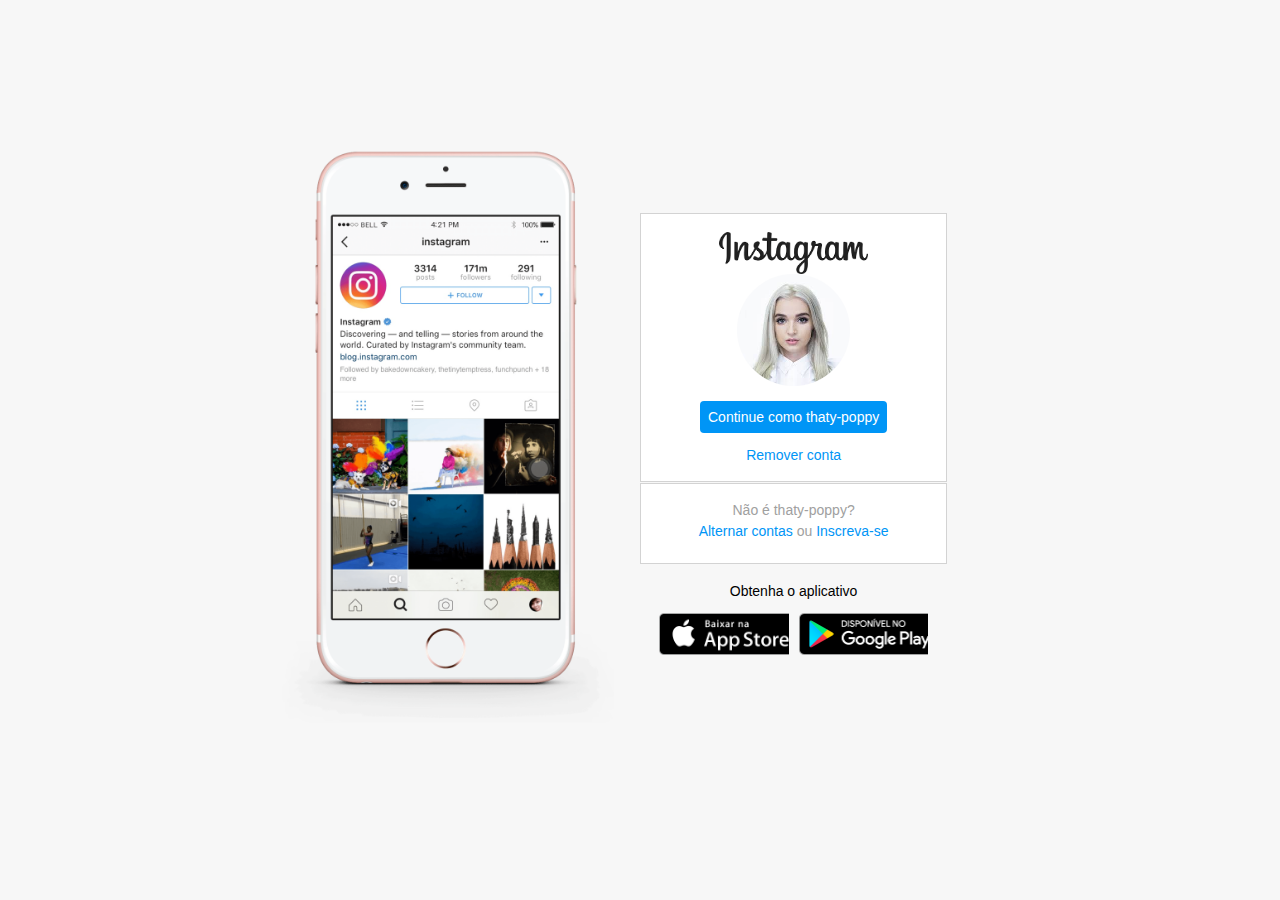
<file: index.html>
<!DOCTYPE html>
<html lang="en">
  <head>
    <meta charset="UTF-8" />
    <meta name="viewport" content="width=device-width, initial-scale=1.0" />
    <link rel="stylesheet" href="./css/styles.css" />
    <title>Instagram</title>
  </head>
  <body>
    <div class="instagram-wrapper">
      <div class="instagram-phone">
        <img src="./images/instagram-cell-phone.png" alt="Imagem de celular" />
      </div>
      <div class="instagram-continue">
        <div class="group">
          <img
            class="instagram-logo"
            src="./images/instagram_logo.png"
            alt="Logo do Instagram"
          />
          <div class="profile-photo">
            <img src="./images/profile_photo.jpeg" alt="Foto do Perfil" />
            <a href="#" class="instagram-login">Continue como thaty-poppy</a>
            <a href="#" class="instagram-logout">Remover conta</a>
          </div>
        </div>
        <div class="group">
          <p class="not-account">Não é thaty-poppy?</p>
          <p class="not-account">
            <a href="anothercount.html" class="link-blue">Alternar contas</a href="#">
            ou
            <a href="newcount.html" class="link-blue">Inscreva-se</a href="#">
          </p>
        </div>
        <div class="get-the-app">
          <p class="get-app">Obtenha o aplicativo</p>
          <div class="download">
            <a href="#" class="app-download"></a>
            <a href="#" class="app-download"></a>
          </div>
        </div>
      </div>
    </div>
  </body>
</html>
</file>
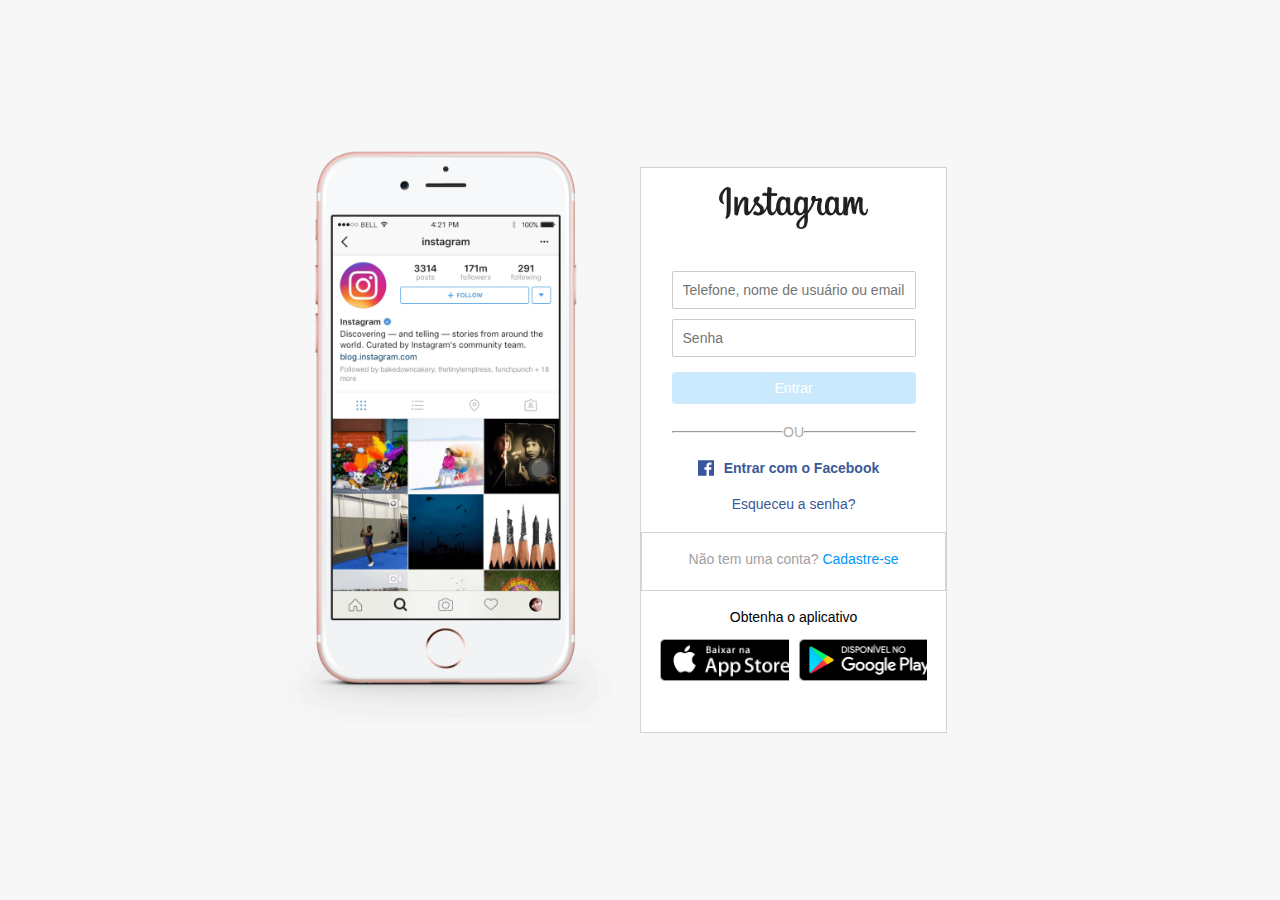
<file: anothercount.html>
<!DOCTYPE html>
<html lang="en">
  <head>
    <meta charset="UTF-8" />
    <meta name="viewport" content="width=device-width, initial-scale=1.0" />
    <link rel="stylesheet" href="./css/styles.css" />
    <link rel="stylesheet" href="./css/another.css" />
    <title>Instagram</title>
  </head>
  <body>
    <div class="instagram-wrapper">
      <div class="instagram-phone">
        <img src="./images/instagram-cell-phone.png" alt="Imagem de celular" />
      </div>
      <div class="instagram-continue">
        <div class="group">
          <img
            class="instagram-logo"
            src="./images/instagram_logo.png"
            alt="Logo do Instagram"
          />
          <div class="dados-usuario">
            <form action="#">
              <input
                placeholder="Telefone, nome de usuário ou email"
                type="text"
              />
              <input placeholder="Senha" type="text" />
              <a href="#" class="instagram-login submit">Entrar</a>
            </form>
            <div class="text-center">
              <p> 
                <hr>
                <span>OU</span>
                <hr>
                </p>
            </div>
            <div class="face">
              <div class="face-login">
                <img class="face-logo" src="./images/facebook.svg" alt="Ícone do Facebook">
                <a class="link-faceblue bold" href="#"> <span>Entrar com o Facebook</span> </a>

              </div>
              <a class="link-faceblue" href="#">Esqueceu a senha?</a>
            </div>
        </div>
        <div class="group">
          <p class="not-account">
            Não tem uma conta?
            <a href="newcount.html" class="link-blue">Cadastre-se</a>
          </p>
        </div>
        <div class="get-the-app">
          <p class="get-app">Obtenha o aplicativo</p>
          <div class="download">
            <a href="#" class="app-download"></a>
            <a href="#" class="app-download"></a>
          </div>
        </div>
      </div>
    </div>
  </body>
</html>
</file>
<file: css/styles.css>
* {
  padding: 0;
  margin: 0;
  box-sizing: border-box;
  text-decoration: none;
  font-family: sans-serif;
  font-size: 14px;
}

body {
  width: 100%;
  min-height: 100vh;
  background-color: #f7f7f7;
  display: flex;
  justify-content: center;
}

.instagram-wrapper {
  display: flex;
  align-items: center;
  justify-content: start;
  width: 60%;
  height: 100vh;
}

.instagram-phone {
  display: flex;
  align-items: center;
  justify-content: center;
  width: 50%;
}

.instagram-phone img {
  height: 45rem;
}

.instagram-continue {
  display: flex;
  align-items: center; /*horizontal*/
  justify-content: space-around; /*vertical*/
  flex-direction: column;
  width: 40%;
  min-height: 34rem;
}

.group {
  display: flex;
  justify-content: space-between;
  align-items: center;
  flex-direction: column;
  background-color: #fff;
  width: 100%;
  padding: 1.3rem 0;
  border: 1px solid lightgrey;
}

.group:nth-child(1) {
  min-height: 19rem;
}

.instagram-logo {
  height: 3rem;
}

.profile-photo {
  display: flex;
  justify-content: center;
  align-items: center;
  flex-direction: column;
}

.profile-photo img {
  width: 50%;
  border-radius: 50%;
  margin-bottom: 15px;
}

.instagram-login {
  background-color: #0095f6;
  color: #fff;
  padding: 8px;
  border-radius: 4px;
}
.instagram-logout {
  color: #0095f6;
  margin-top: 1rem;
}

.not-account {
  color: rgba(160, 160, 160);
  margin-bottom: 5px;
}

.link-blue {
  color: #0095f6;
}

.get-the-app {
  display: flex;
  flex-direction: column;
  align-items: center;
  justify-content: center;
  width: 100%;
  padding: 1.3rem 0;
}

.download {
  display: flex;
  width: 100%;
  justify-content: center;
  align-items: center;
  padding: 1rem;
}

.app-download {
  height: 3rem;
  width: 10rem;
  background-size: cover;
  margin: 0 5px;
}

.app-download:nth-child(1) {
  background-image: url(../images/app_store.png);
}

.app-download:nth-child(2) {
  background-image: url(../images/play_store.png);
}

/*vertical*/

@media (max-width: 1024px) {
  .instagram-wrapper {
    width: 90%;
  }
}

@media (max-width: 650px) {
  body {
    background-color: #fff;
  }
  .instagram-wrapper {
    width: 90%;
  }

  .instagram-phone {
    display: none;
  }

  .instagram-continue {
    width: 100%;
  }

  .group {
    border: 1px solid transparent;
  }
}
</file>
<file: css/another.css>
.dados-usuario {
  width: 80%;
  margin-top: 3rem;
}

input {
  padding: 10px;
  margin-bottom: 10px;
  width: 100%;
  border: 1px solid #ccc;
  border-radius: 2px;
}

.submit {
  opacity: 0.2;
  margin: 5px 0;
  display: flex;
  justify-content: center;
}

.submit:hover {
  opacity: 1;
}

.text-center {
  display: flex;
  align-items: center;
  margin-top: 20px;
  color: #aaa;
}

hr {
  width: 100%;
}

.face {
  display: flex;
  flex-direction: column;
  align-items: center;
  margin: 10px;
}

.face-logo {
  width: 7%;
}

.face-login {
  display: flex;
  justify-content: center;
}

.link-faceblue {
  color: #3b5998;
  margin: 10px;
}

.bold {
  font-weight: bold;
}
</file>
